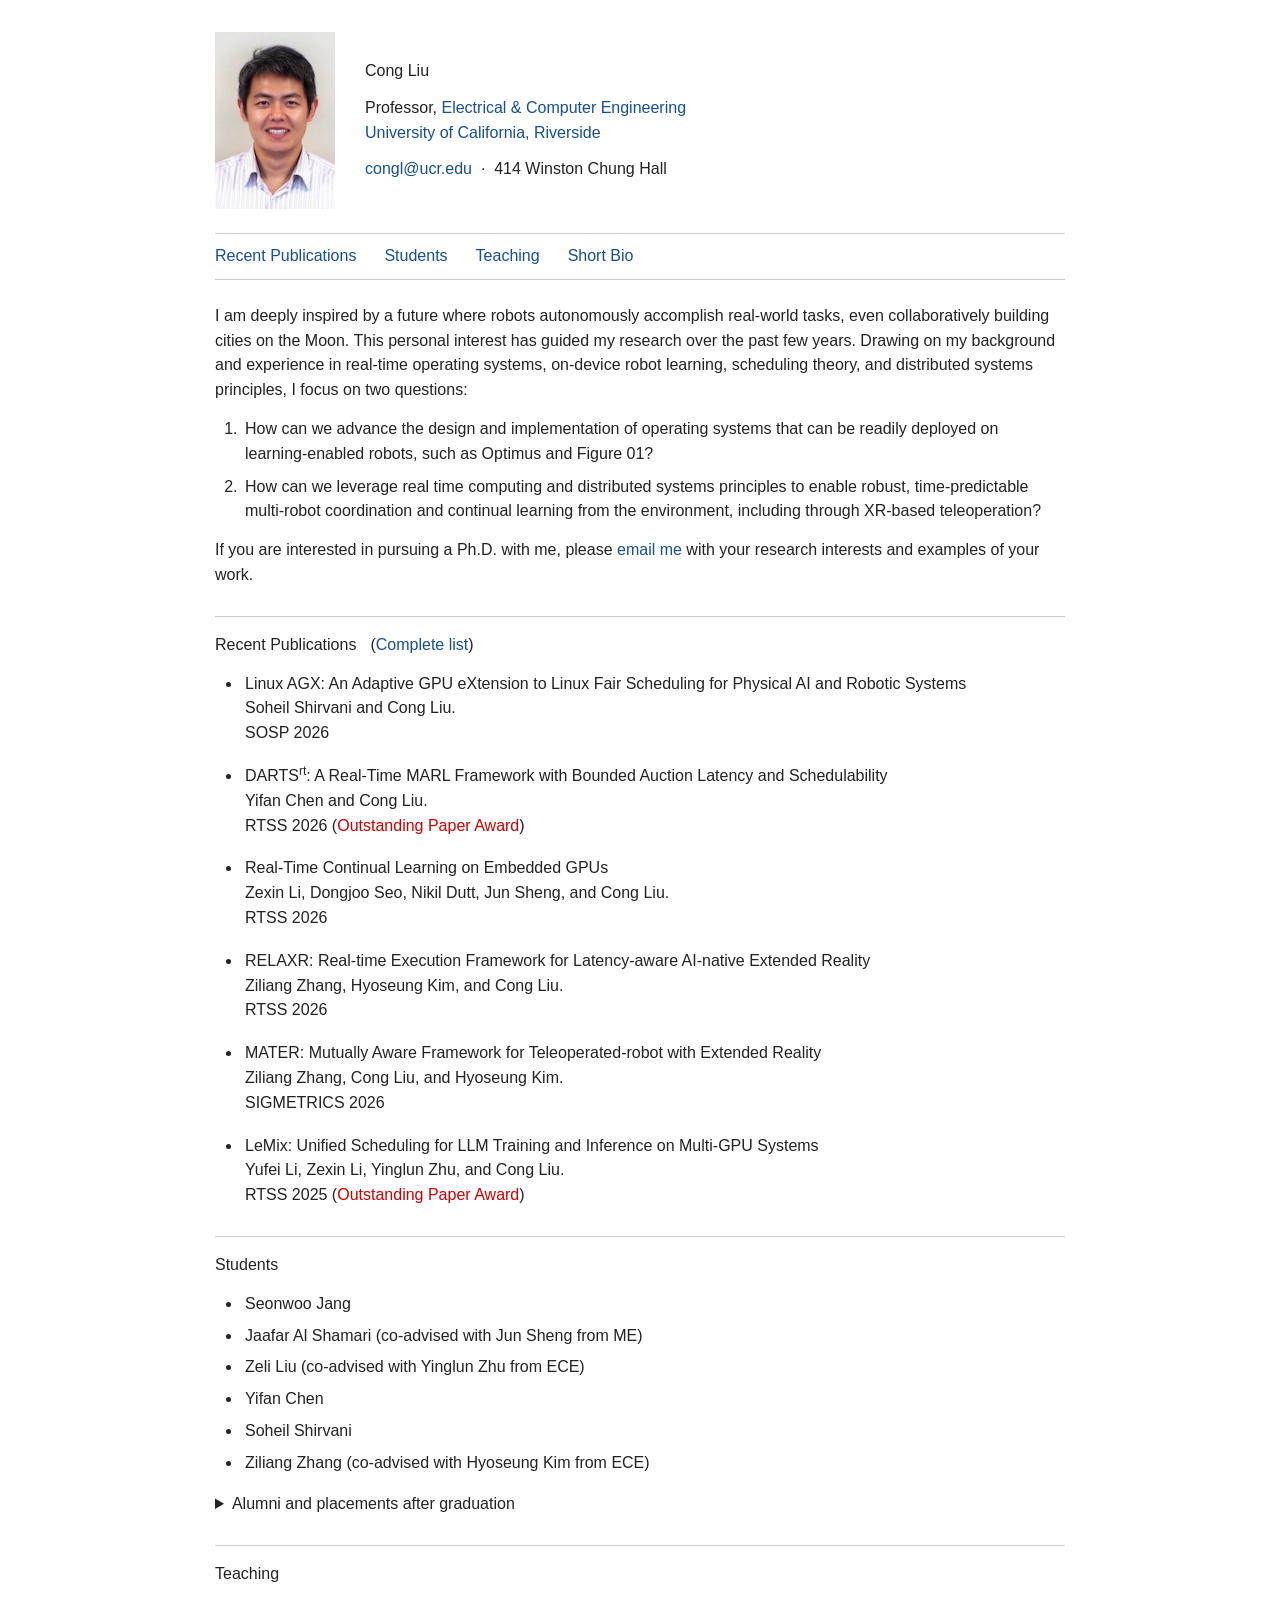
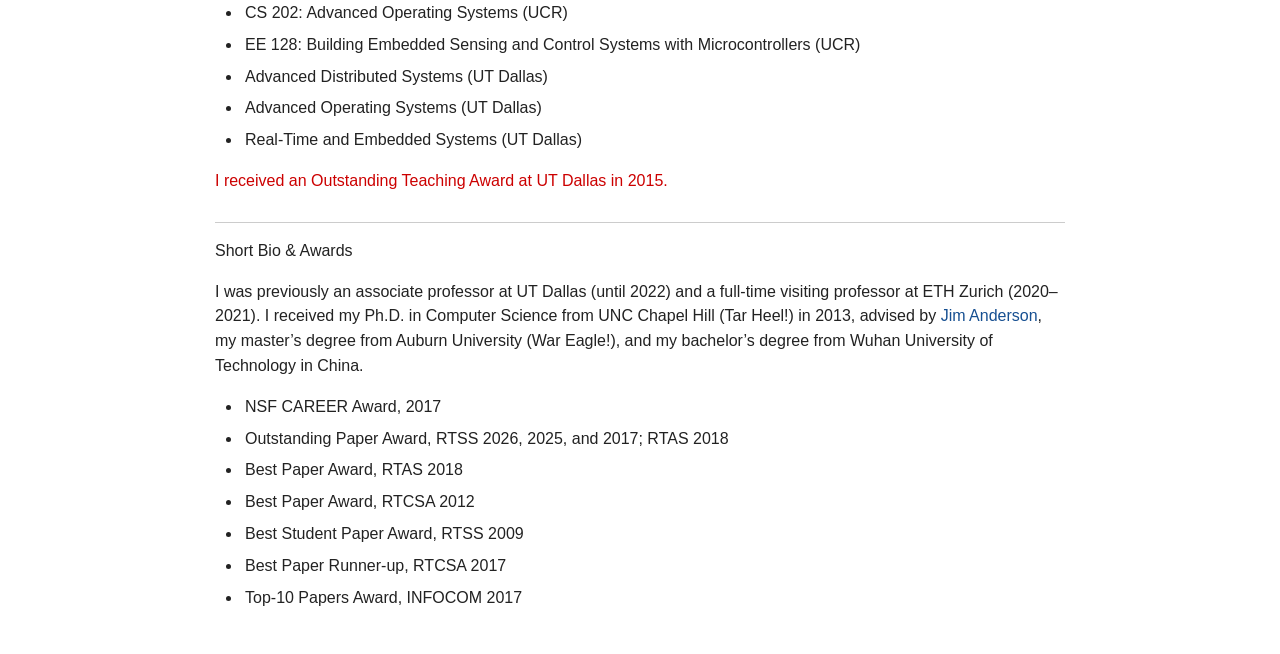
<file: index.html>
<!doctype html>
<html lang="en">
<head><meta charset="utf-8"><meta name="viewport" content="width=device-width, initial-scale=1"><title>Cong Liu | UC Riverside</title><meta name="description" content="Cong Liu at UC Riverside. Operating systems, real-time computing, and resource management for intelligent autonomous systems."><link rel="icon" href="favicon.svg" type="image/svg+xml"><link rel="stylesheet" href="style.css?v=20261019-1940">
</head>
<body><a class="skip" href="#main">Skip to content</a>
<main id="main" class="wrap">
<header id="profile" class="profile"><img class="portrait" src="assets/portrait.jpg" alt="Cong Liu" width="120" height="177"><div>
<h1>Cong Liu
</h1>
<p>Professor, <a href="https://www.ece.ucr.edu/">Electrical &amp; Computer Engineering</a><br><a href="https://www.ucr.edu/">University of California, Riverside</a>
</p>
<p class="contact"><a href="mailto:congl@ucr.edu">congl@ucr.edu</a> &nbsp;&#183;&nbsp; 414 Winston Chung Hall
</p></div>
</header>
<nav aria-label="Main navigation"><a href="#publications">Recent Publications</a><a href="#students">Students</a><a href="#teaching">Teaching</a><a href="#bio">Short Bio</a>
</nav><div id="about" class="introduction">
<p>I am deeply inspired by a future where robots autonomously accomplish real-world tasks, even collaboratively building cities on the Moon. This personal interest has guided my research over the past few years. Drawing on my background and experience in real-time operating systems, on-device robot learning, scheduling theory, and distributed systems principles, I focus on two questions:
</p>
<ol>
<li>How can we advance the design and implementation of operating systems that can be readily deployed on learning-enabled robots, such as Optimus and Figure 01?
</li>
<li>How can we leverage real time computing and distributed systems principles to enable robust, time-predictable multi-robot coordination and continual learning from the environment, including through XR-based teleoperation?
</li>
</ol>
<p>If you are interested in pursuing a Ph.D. with me, please <a href="mailto:congl@ucr.edu">email me</a> with your research interests and examples of your work.
</p></div>
<section id="publications"><div class="section-heading">
<h2>Recent Publications
</h2><span>(<a href="publications.html" target="_blank" rel="noopener">Complete list</a>)</span></div>
<ul class="papers">
<li><div class="paper-title">Linux AGX: An Adaptive GPU eXtension to Linux Fair Scheduling for Physical AI and Robotic Systems</div>
<p class="authors">Soheil Shirvani and Cong Liu.
</p>
<p class="publication-meta">SOSP 2026
</p>
</li>
<li><div class="paper-title">DARTS<sup>rt</sup>: A Real-Time MARL Framework with Bounded Auction Latency and Schedulability</div>
<p class="authors">Yifan Chen and Cong Liu.
</p>
<p class="publication-meta">RTSS 2026 (<span class="award">Outstanding Paper Award</span>)
</p>
</li>
<li><div class="paper-title">Real-Time Continual Learning on Embedded GPUs</div>
<p class="authors">Zexin Li, Dongjoo Seo, Nikil Dutt, Jun Sheng, and Cong Liu.
</p>
<p class="publication-meta">RTSS 2026
</p>
</li>
<li><div class="paper-title">RELAXR: Real-time Execution Framework for Latency-aware AI-native Extended Reality</div>
<p class="authors">Ziliang Zhang, Hyoseung Kim, and Cong Liu.
</p>
<p class="publication-meta">RTSS 2026
</p>
</li>
<li><div class="paper-title">MATER: Mutually Aware Framework for Teleoperated-robot with Extended Reality</div>
<p class="authors">Ziliang Zhang, Cong Liu, and Hyoseung Kim.
</p>
<p class="publication-meta">SIGMETRICS 2026
</p>
</li>
<li><div class="paper-title">LeMix: Unified Scheduling for LLM Training and Inference on Multi-GPU Systems</div>
<p class="authors">Yufei Li, Zexin Li, Yinglun Zhu, and Cong Liu.
</p>
<p class="publication-meta">RTSS 2025 (<span class="award">Outstanding Paper Award</span>)
</p>
</li>
</ul>
</section>
<section id="students">
<h2>Students
</h2>
<ul class="students-list">
<li>Seonwoo Jang
</li>
<li>Jaafar Al Shamari (co-advised with Jun Sheng from ME)
</li>
<li>Zeli Liu (co-advised with Yinglun Zhu from ECE)
</li>
<li>Yifan Chen
</li>
<li>Soheil Shirvani
</li>
<li>Ziliang Zhang (co-advised with Hyoseung Kim from ECE)
</li>
</ul>
<details>
<summary>Alumni and placements after graduation
</summary>
<ul class="alumni-list">
<li>Zexin Li <span>2026 &#183; Research Fellow, Nanyang Technological University (NTU), Singapore</span>
</li>
<li>Yufei Li <span>2025 &#183; Research scientist, Meta</span>
</li>
<li>Simin Chen <span>2024 &#183; Postdoctoral researcher, Columbia University</span>
</li>
<li>Junfeng Guo <span>2023 &#183; Postdoctoral researcher, University of Maryland</span>
</li>
<li>Soroush Bateni <span>2022 &#183; Postdoctoral researcher, UC Berkeley</span>
</li>
<li>Julie Rauer<span>2022 &#183; FICO</span>
</li>
<li>Zheng Dong<span>2019 &#183; Assistant professor, Wayne State University</span>
</li>
<li>Husheng Zhou<span>2019 &#183; Senior research scientist, VMware</span>
</li>
<li>Guangmo Tong<span>2018 &#183; Assistant professor, University of Delaware</span>
</li>
<li>Aritra Samanta<span>M.S. 2023</span>
</li>
<li>Yaswanth Yadlapalli<span>M.S. 2022</span>
</li>
<li>Zelun Kong<span>M.S. 2020</span>
</li>
<li>Yuankun Zhu<span>M.S. 2019</span>
</li>
<li>Yue Ma<span>M.S. 2017 &#183; Amazon</span>
</li>
<li>Xia Zhang<span>M.S. 2016 &#183; IBM</span>
</li>
<li>Yuchuan Liu<span>M.S. 2016 &#183; NVIDIA</span>
</li>
<li>Gbadebo Ayoade<span>M.S. 2015</span>
</li>
<li>Mozi Chen<span>Visiting Ph.D. student, 2017&#8211;2018</span>
</li>
</ul>
</details>
</section>
<section id="teaching">
<h2>Teaching
</h2>
<ul>
<li>CS 202: Advanced Operating Systems (UCR)
</li>
<li>EE 128: Building Embedded Sensing and Control Systems with Microcontrollers (UCR)
</li>
<li>Advanced Distributed Systems (UT Dallas)
</li>
<li>Advanced Operating Systems (UT Dallas)
</li>
<li>Real-Time and Embedded Systems (UT Dallas)
</li>
</ul>
<p class="award">I received an Outstanding Teaching Award at UT Dallas in 2015.
</p>
</section>
<section id="bio">
<h2>Short Bio &amp; Awards
</h2>
<p>I was previously an associate professor at UT Dallas (until 2022) and a full-time visiting professor at ETH Zurich (2020&#8211;2021). I received my Ph.D. in Computer Science from UNC Chapel Hill (Tar Heel!) in 2013, advised by <a href="https://www.cs.unc.edu/~anderson/">Jim Anderson</a>, my master&#8217;s degree from Auburn University (War Eagle!), and my bachelor&#8217;s degree from Wuhan University of Technology in China.
</p>
<ul>
<li>NSF CAREER Award, 2017
</li>
<li>Outstanding Paper Award, RTSS 2026, 2025, and 2017; RTAS 2018
</li>
<li>Best Paper Award, RTAS 2018
</li>
<li>Best Paper Award, RTCSA 2012
</li>
<li>Best Student Paper Award, RTSS 2009
</li>
<li>Best Paper Runner-up, RTCSA 2017
</li>
<li>Top-10 Papers Award, INFOCOM 2017
</li>
</ul>
</section>
</main>
</body>
</html>
</file>
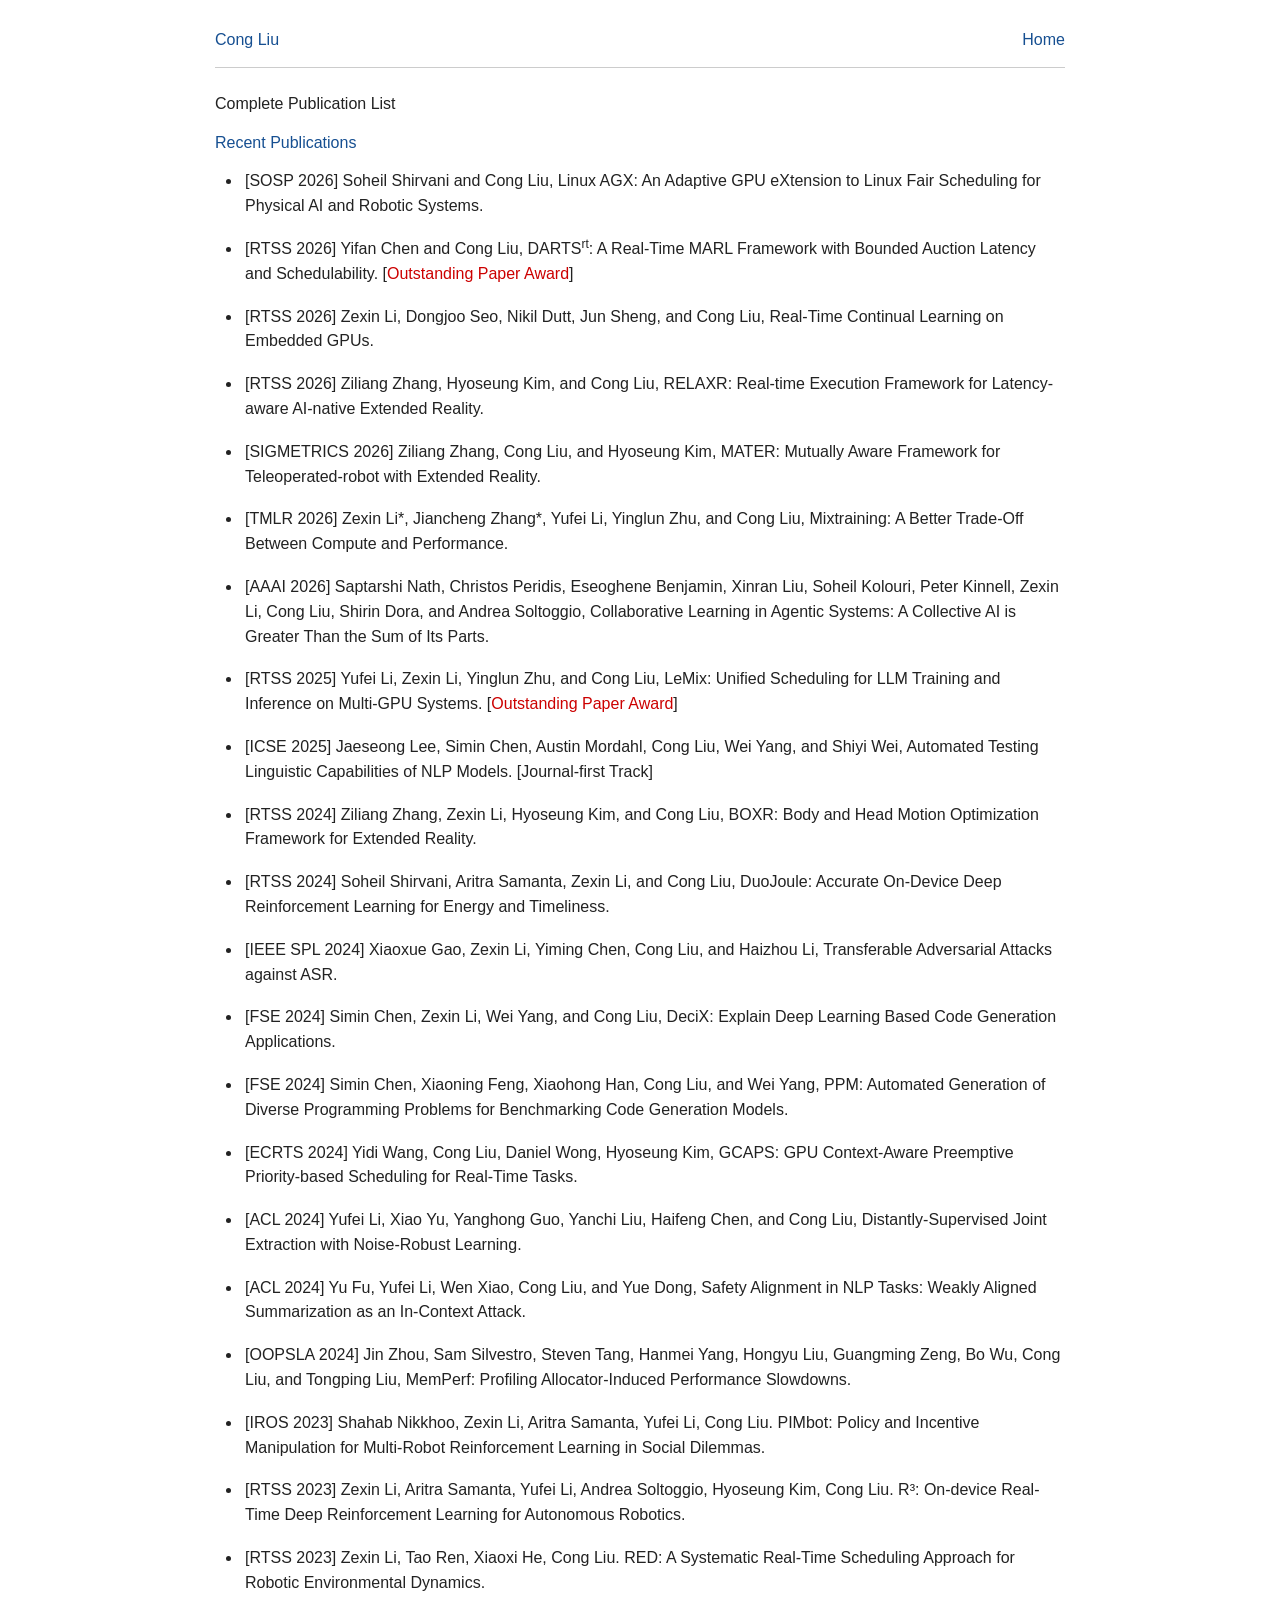
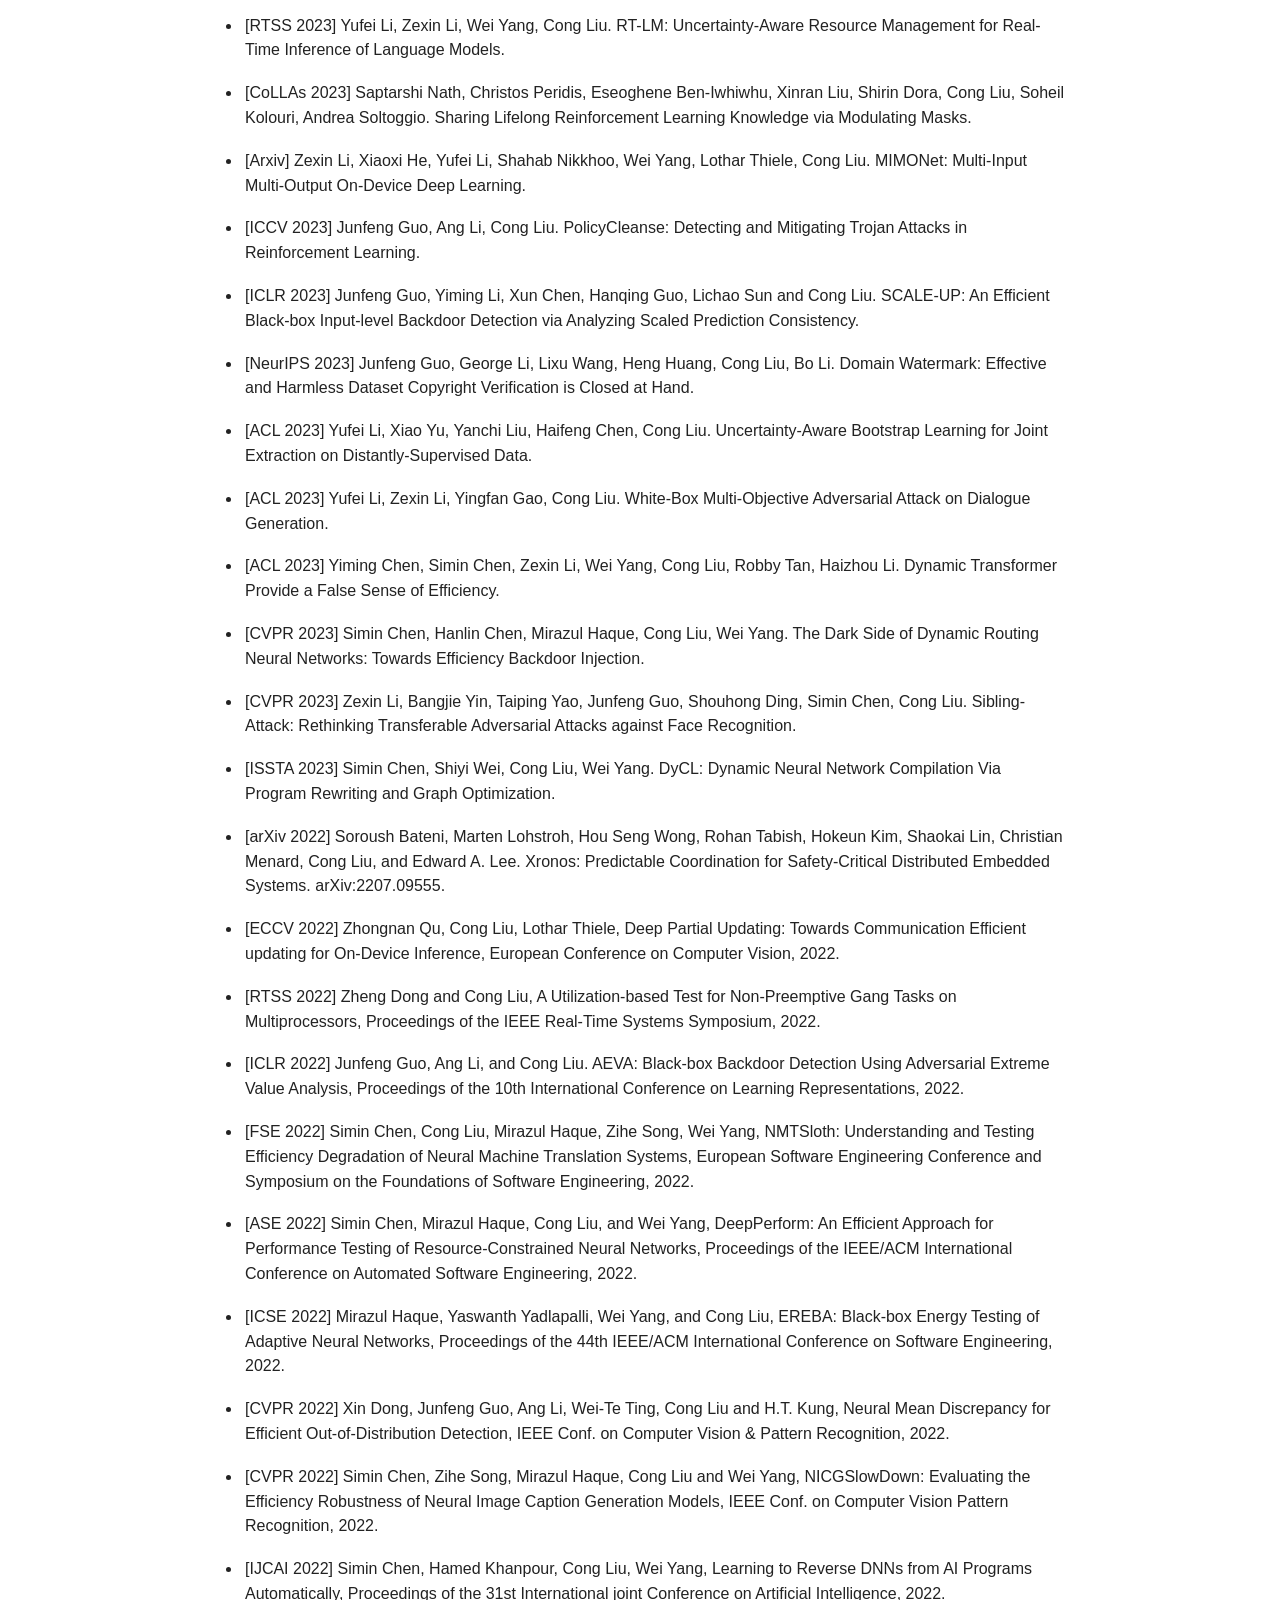
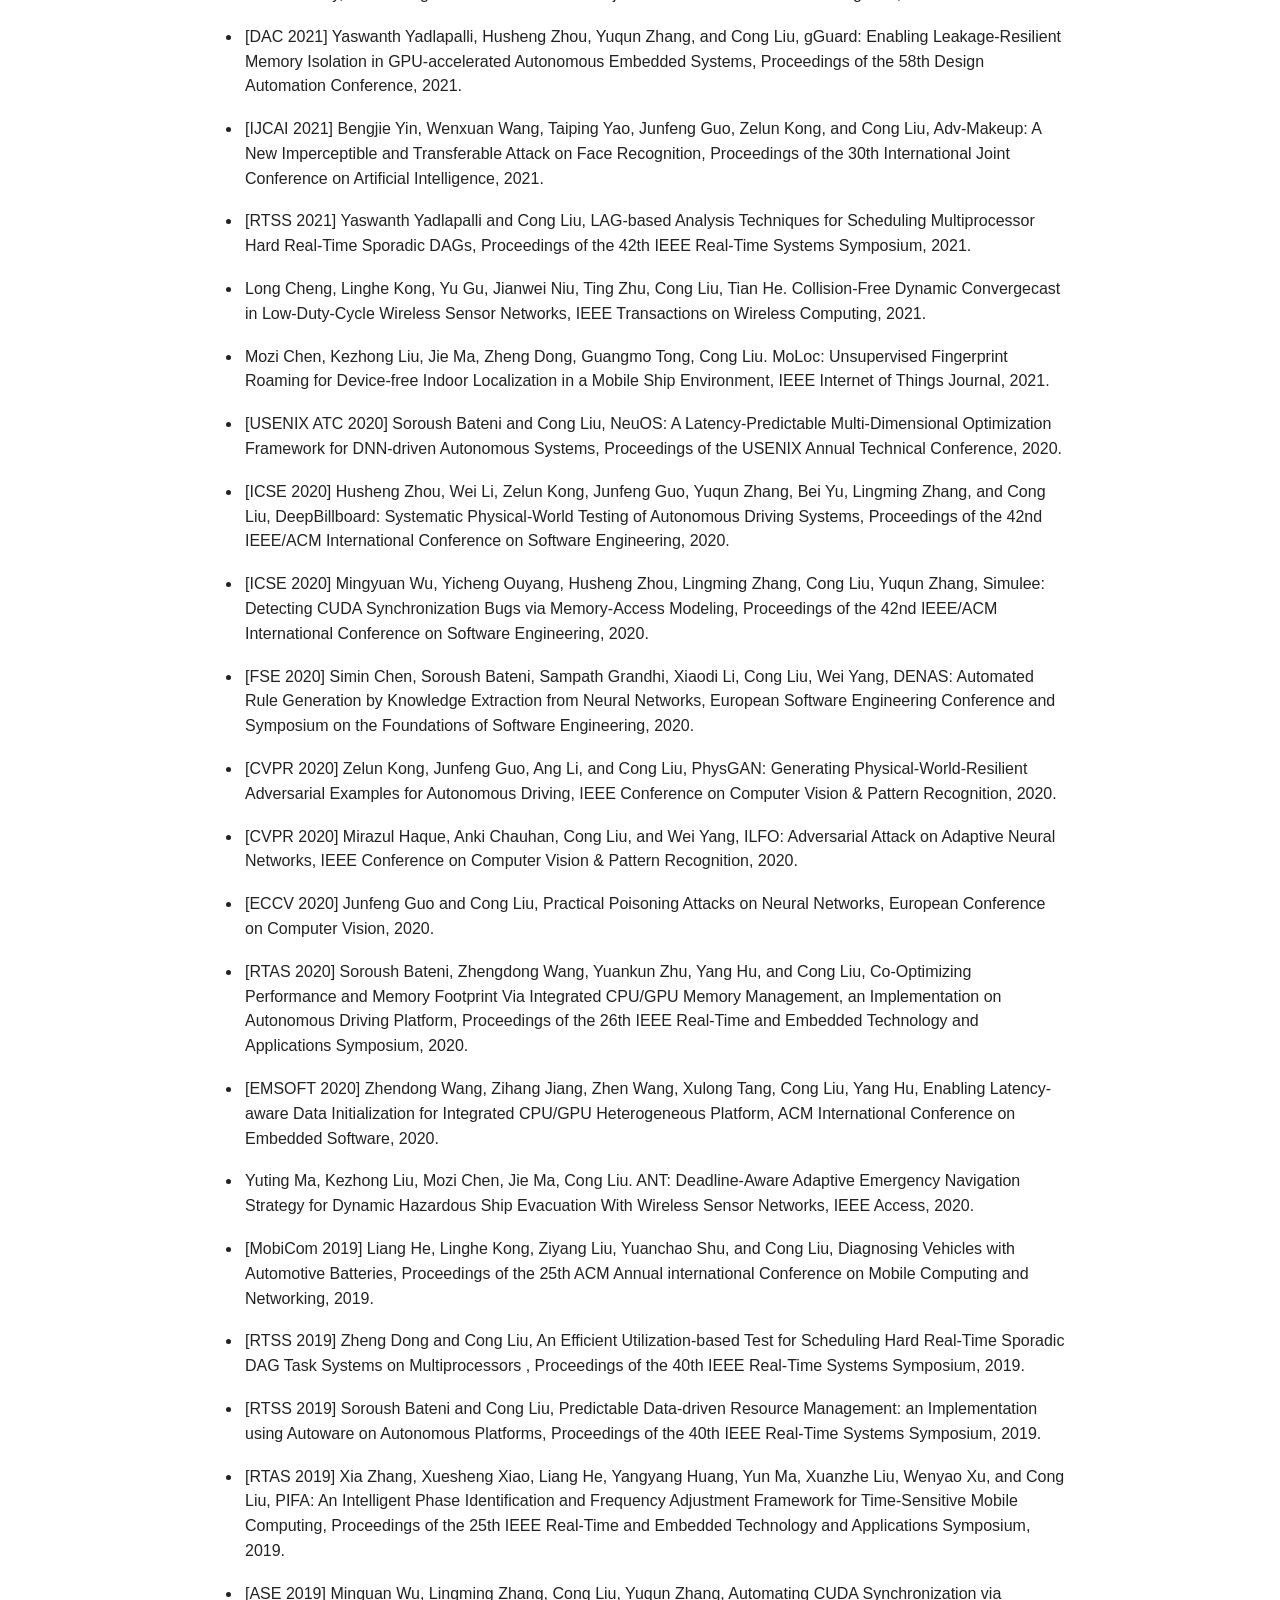
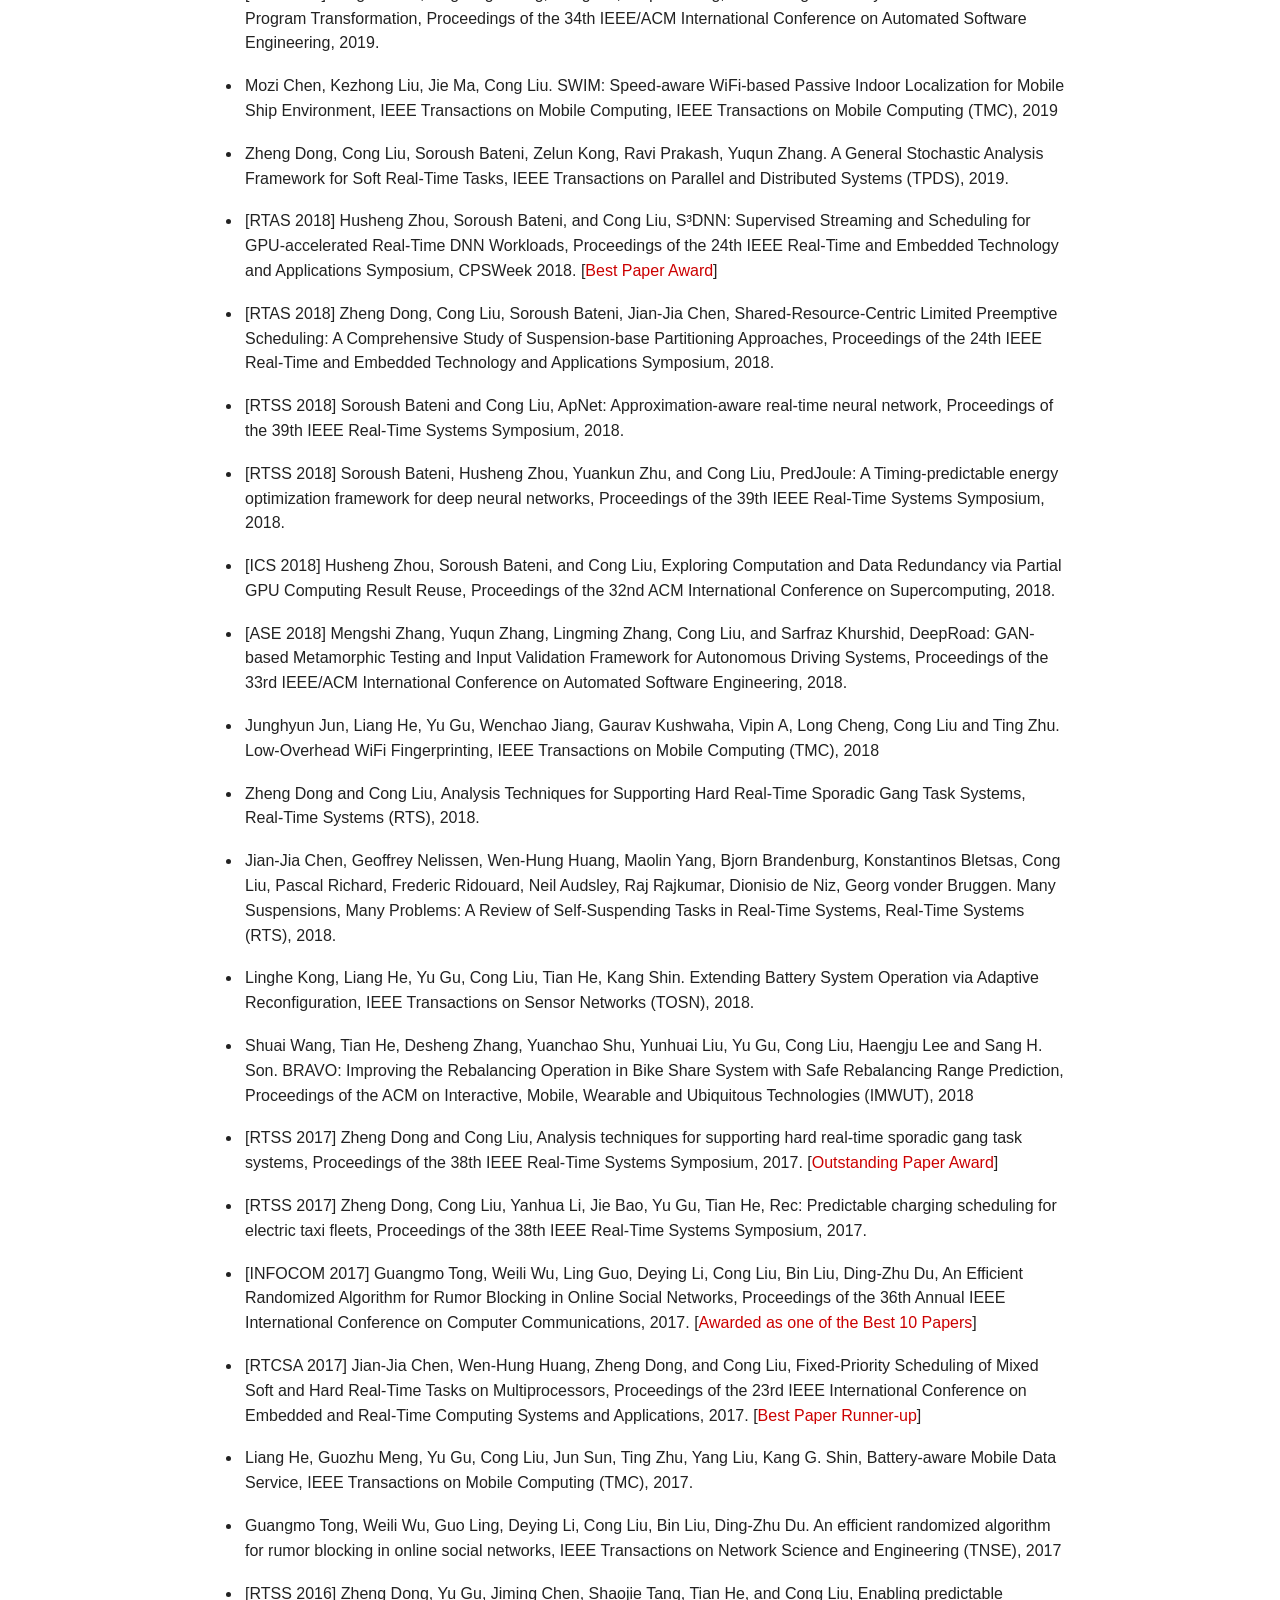
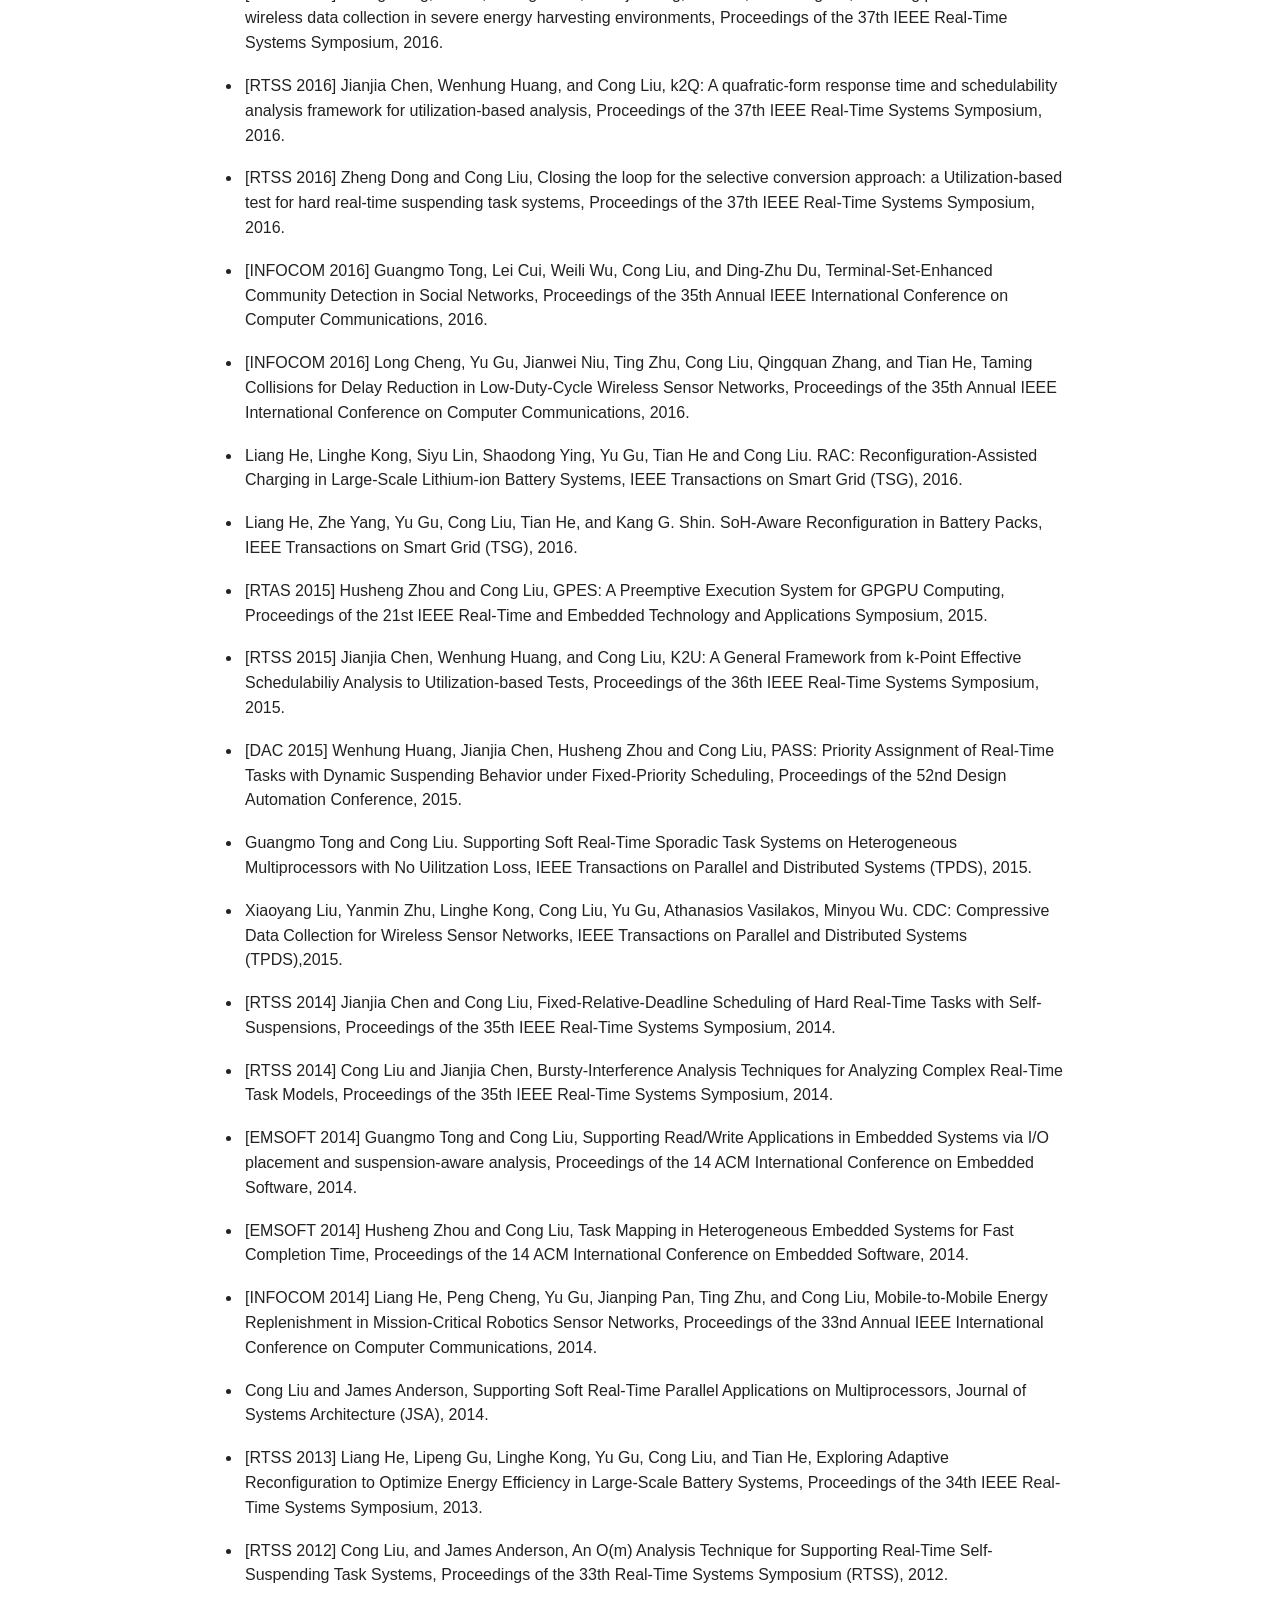
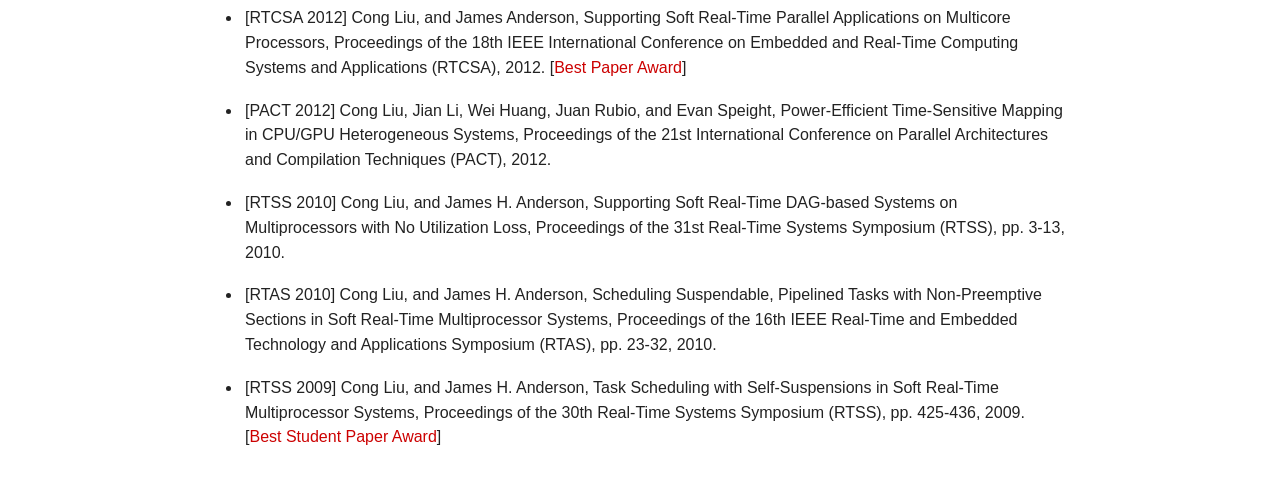
<file: publications.html>
<!doctype html>
<html lang="en">
<head><meta charset="utf-8"><meta name="viewport" content="width=device-width, initial-scale=1"><title>Publications | Cong Liu</title><meta name="description" content="Cong Liu at UC Riverside. Operating systems, real-time computing, and resource management for intelligent autonomous systems."><link rel="icon" href="favicon.svg" type="image/svg+xml"><link rel="stylesheet" href="style.css">
</head>
<body><a class="skip" href="#main">Skip to content</a><div class="wrap archive-nav"><a href="index.html">Cong Liu</a><a href="index.html#publications">Home</a></div>
<main id="main" class="wrap"><div class="pub-intro">
<h1>Complete Publication List
</h1>
<p><a href="index.html#publications">Recent Publications</a>
</p></div>
<ul class="papers archive-papers">
<li class="archive-item" id="cv-1">[SOSP 2026] Soheil Shirvani and Cong Liu, Linux AGX: An Adaptive GPU eXtension to Linux Fair Scheduling for Physical AI and Robotic Systems.
</li>
<li class="archive-item" id="cv-2">[RTSS 2026] Yifan Chen and Cong Liu, DARTS<sup>rt</sup>: A Real-Time MARL Framework with Bounded Auction Latency and Schedulability. [<span class="award">Outstanding Paper Award</span>]
</li>
<li class="archive-item" id="cv-3">[RTSS 2026] Zexin Li, Dongjoo Seo, Nikil Dutt, Jun Sheng, and Cong Liu, Real-Time Continual Learning on Embedded GPUs.
</li>
<li class="archive-item" id="cv-4">[RTSS 2026] Ziliang Zhang, Hyoseung Kim, and Cong Liu, RELAXR: Real-time Execution Framework for Latency-aware AI-native Extended Reality.
</li>
<li class="archive-item" id="cv-5">[SIGMETRICS 2026] Ziliang Zhang, Cong Liu, and Hyoseung Kim, MATER: Mutually Aware Framework for Teleoperated-robot with Extended Reality.
</li>
<li class="archive-item" id="cv-6">[TMLR 2026] Zexin Li*, Jiancheng Zhang*, Yufei Li, Yinglun Zhu, and Cong Liu, Mixtraining: A Better Trade-Off Between Compute and Performance.
</li>
<li class="archive-item" id="cv-7">[AAAI 2026] Saptarshi Nath, Christos Peridis, Eseoghene Benjamin, Xinran Liu, Soheil Kolouri, Peter Kinnell, Zexin Li, Cong Liu, Shirin Dora, and Andrea Soltoggio, Collaborative Learning in Agentic Systems: A Collective AI is Greater Than the Sum of Its Parts.
</li>
<li class="archive-item" id="cv-8">[RTSS 2025] Yufei Li, Zexin Li, Yinglun Zhu, and Cong Liu, LeMix: Unified Scheduling for LLM Training and Inference on Multi-GPU Systems. [<span class="award">Outstanding Paper Award</span>]
</li>
<li class="archive-item" id="cv-9">[ICSE 2025] Jaeseong Lee, Simin Chen, Austin Mordahl, Cong Liu, Wei Yang, and Shiyi Wei, Automated Testing Linguistic Capabilities of NLP Models. [Journal-first Track]
</li>
<li class="archive-item" id="cv-10">[RTSS 2024] Ziliang Zhang, Zexin Li, Hyoseung Kim, and Cong Liu, BOXR: Body and Head Motion Optimization Framework for Extended Reality.
</li>
<li class="archive-item" id="cv-11">[RTSS 2024] Soheil Shirvani, Aritra Samanta, Zexin Li, and Cong Liu, DuoJoule: Accurate On-Device Deep Reinforcement Learning for Energy and Timeliness.
</li>
<li class="archive-item" id="cv-12">[IEEE SPL 2024] Xiaoxue Gao, Zexin Li, Yiming Chen, Cong Liu, and Haizhou Li, Transferable Adversarial Attacks against ASR.
</li>
<li class="archive-item" id="cv-13">[FSE 2024] Simin Chen, Zexin Li, Wei Yang, and Cong Liu, DeciX: Explain Deep Learning Based Code Generation Applications.
</li>
<li class="archive-item" id="cv-14">[FSE 2024] Simin Chen, Xiaoning Feng, Xiaohong Han, Cong Liu, and Wei Yang, PPM: Automated Generation of Diverse Programming Problems for Benchmarking Code Generation Models.
</li>
<li class="archive-item" id="cv-15">[ECRTS 2024] Yidi Wang, Cong Liu, Daniel Wong, Hyoseung Kim, GCAPS: GPU Context-Aware Preemptive Priority-based Scheduling for Real-Time Tasks.
</li>
<li class="archive-item" id="cv-16">[ACL 2024] Yufei Li, Xiao Yu, Yanghong Guo, Yanchi Liu, Haifeng Chen, and Cong Liu, Distantly-Supervised Joint Extraction with Noise-Robust Learning.
</li>
<li class="archive-item" id="cv-17">[ACL 2024] Yu Fu, Yufei Li, Wen Xiao, Cong Liu, and Yue Dong, Safety Alignment in NLP Tasks: Weakly Aligned Summarization as an In-Context Attack.
</li>
<li class="archive-item" id="cv-18">[OOPSLA 2024] Jin Zhou, Sam Silvestro, Steven Tang, Hanmei Yang, Hongyu Liu, Guangming Zeng, Bo Wu, Cong Liu, and Tongping Liu, MemPerf: Profiling Allocator-Induced Performance Slowdowns.
</li>
<li class="archive-item" id="cv-19">[IROS 2023] Shahab Nikkhoo, Zexin Li, Aritra Samanta, Yufei Li, Cong Liu. PIMbot: Policy and Incentive Manipulation for Multi-Robot Reinforcement Learning in Social Dilemmas.
</li>
<li class="archive-item" id="cv-20">[RTSS 2023] Zexin Li, Aritra Samanta, Yufei Li, Andrea Soltoggio, Hyoseung Kim, Cong Liu. R&#179;: On-device Real-Time Deep Reinforcement Learning for Autonomous Robotics.
</li>
<li class="archive-item" id="cv-21">[RTSS 2023] Zexin Li, Tao Ren, Xiaoxi He, Cong Liu. RED: A Systematic Real-Time Scheduling Approach for Robotic Environmental Dynamics.
</li>
<li class="archive-item" id="cv-22">[RTSS 2023] Yufei Li, Zexin Li, Wei Yang, Cong Liu. RT-LM: Uncertainty-Aware Resource Management for Real-Time Inference of Language Models.
</li>
<li class="archive-item" id="cv-23">[CoLLAs 2023] Saptarshi Nath, Christos Peridis, Eseoghene Ben-Iwhiwhu, Xinran Liu, Shirin Dora, Cong Liu, Soheil Kolouri, Andrea Soltoggio. Sharing Lifelong Reinforcement Learning Knowledge via Modulating Masks.
</li>
<li class="archive-item" id="cv-24">[Arxiv] Zexin Li, Xiaoxi He, Yufei Li, Shahab Nikkhoo, Wei Yang, Lothar Thiele, Cong Liu. MIMONet: Multi-Input Multi-Output On-Device Deep Learning.
</li>
<li class="archive-item" id="cv-25">[ICCV 2023] Junfeng Guo, Ang Li, Cong Liu. PolicyCleanse: Detecting and Mitigating Trojan Attacks in Reinforcement Learning.
</li>
<li class="archive-item" id="cv-26">[ICLR 2023] Junfeng Guo, Yiming Li, Xun Chen, Hanqing Guo, Lichao Sun and Cong Liu. SCALE-UP: An Efficient Black-box Input-level Backdoor Detection via Analyzing Scaled Prediction Consistency.
</li>
<li class="archive-item" id="cv-27">[NeurIPS 2023] Junfeng Guo, George Li, Lixu Wang, Heng Huang, Cong Liu, Bo Li. Domain Watermark: Effective and Harmless Dataset Copyright Verification is Closed at Hand.
</li>
<li class="archive-item" id="cv-28">[ACL 2023] Yufei Li, Xiao Yu, Yanchi Liu, Haifeng Chen, Cong Liu. Uncertainty-Aware Bootstrap Learning for Joint Extraction on Distantly-Supervised Data.
</li>
<li class="archive-item" id="cv-29">[ACL 2023] Yufei Li, Zexin Li, Yingfan Gao, Cong Liu. White-Box Multi-Objective Adversarial Attack on Dialogue Generation.
</li>
<li class="archive-item" id="cv-30">[ACL 2023] Yiming Chen, Simin Chen, Zexin Li, Wei Yang, Cong Liu, Robby Tan, Haizhou Li. Dynamic Transformer Provide a False Sense of Efficiency.
</li>
<li class="archive-item" id="cv-31">[CVPR 2023] Simin Chen, Hanlin Chen, Mirazul Haque, Cong Liu, Wei Yang. The Dark Side of Dynamic Routing Neural Networks: Towards Efficiency Backdoor Injection.
</li>
<li class="archive-item" id="cv-32">[CVPR 2023] Zexin Li, Bangjie Yin, Taiping Yao, Junfeng Guo, Shouhong Ding, Simin Chen, Cong Liu. Sibling-Attack: Rethinking Transferable Adversarial Attacks against Face Recognition.
</li>
<li class="archive-item" id="cv-33">[ISSTA 2023] Simin Chen, Shiyi Wei, Cong Liu, Wei Yang. DyCL: Dynamic Neural Network Compilation Via Program Rewriting and Graph Optimization.
</li>
<li class="archive-item" id="xronos-2022">[arXiv 2022] Soroush Bateni, Marten Lohstroh, Hou Seng Wong, Rohan Tabish, Hokeun Kim, Shaokai Lin, Christian Menard, Cong Liu, and Edward A. Lee. Xronos: Predictable Coordination for Safety-Critical Distributed Embedded Systems. arXiv:2207.09555.</li>
<li class="archive-item" id="cv-34">[ECCV 2022] Zhongnan Qu, Cong Liu, Lothar Thiele, Deep Partial Updating: Towards Communication Efficient updating for On-Device Inference, European Conference on Computer Vision, 2022.
</li>
<li class="archive-item" id="cv-35">[RTSS 2022] Zheng Dong and Cong Liu, A Utilization-based Test for Non-Preemptive Gang Tasks on Multiprocessors, Proceedings of the IEEE Real-Time Systems Symposium, 2022.
</li>
<li class="archive-item" id="cv-36">[ICLR 2022] Junfeng Guo, Ang Li, and Cong Liu. AEVA: Black-box Backdoor Detection Using Adversarial Extreme Value Analysis, Proceedings of the 10th International Conference on Learning Representations, 2022.
</li>
<li class="archive-item" id="cv-37">[FSE 2022] Simin Chen, Cong Liu, Mirazul Haque, Zihe Song, Wei Yang, NMTSloth: Understanding and Testing Efficiency Degradation of Neural Machine Translation Systems, European Software Engineering Conference and Symposium on the Foundations of Software Engineering, 2022.
</li>
<li class="archive-item" id="cv-38">[ASE 2022] Simin Chen, Mirazul Haque, Cong Liu, and Wei Yang, DeepPerform: An Efficient Approach for Performance Testing of Resource-Constrained Neural Networks, Proceedings of the IEEE/ACM International Conference on Automated Software Engineering, 2022.
</li>
<li class="archive-item" id="cv-39">[ICSE 2022] Mirazul Haque, Yaswanth Yadlapalli, Wei Yang, and Cong Liu, EREBA: Black-box Energy Testing of Adaptive Neural Networks, Proceedings of the 44th IEEE/ACM International Conference on Software Engineering, 2022.
</li>
<li class="archive-item" id="cv-40">[CVPR 2022] Xin Dong, Junfeng Guo, Ang Li, Wei-Te Ting, Cong Liu and H.T. Kung, Neural Mean Discrepancy for Efficient Out-of-Distribution Detection, IEEE Conf. on Computer Vision &amp; Pattern Recognition, 2022.
</li>
<li class="archive-item" id="cv-41">[CVPR 2022] Simin Chen, Zihe Song, Mirazul Haque, Cong Liu and Wei Yang, NICGSlowDown: Evaluating the Efficiency Robustness of Neural Image Caption Generation Models, IEEE Conf. on Computer Vision Pattern Recognition, 2022.
</li>
<li class="archive-item" id="cv-42">[IJCAI 2022] Simin Chen, Hamed Khanpour, Cong Liu, Wei Yang, Learning to Reverse DNNs from AI Programs Automatically, Proceedings of the 31st International joint Conference on Artificial Intelligence, 2022.
</li>
<li class="archive-item" id="cv-43">[DAC 2021] Yaswanth Yadlapalli, Husheng Zhou, Yuqun Zhang, and Cong Liu, gGuard: Enabling Leakage-Resilient Memory Isolation in GPU-accelerated Autonomous Embedded Systems, Proceedings of the 58th Design Automation Conference, 2021.
</li>
<li class="archive-item" id="cv-44">[IJCAI 2021] Bengjie Yin, Wenxuan Wang, Taiping Yao, Junfeng Guo, Zelun Kong, and Cong Liu, Adv-Makeup: A New Imperceptible and Transferable Attack on Face Recognition, Proceedings of the 30th International Joint Conference on Artificial Intelligence, 2021.
</li>
<li class="archive-item" id="cv-45">[RTSS 2021] Yaswanth Yadlapalli and Cong Liu, LAG-based Analysis Techniques for Scheduling Multiprocessor Hard Real-Time Sporadic DAGs, Proceedings of the 42th IEEE Real-Time Systems Symposium, 2021.
</li>
<li class="archive-item" id="cv-90">Long Cheng, Linghe Kong, Yu Gu, Jianwei Niu, Ting Zhu, Cong Liu, Tian He. Collision-Free Dynamic Convergecast in Low-Duty-Cycle Wireless Sensor Networks, IEEE Transactions on Wireless Computing, 2021.
</li>
<li class="archive-item" id="cv-91">Mozi Chen, Kezhong Liu, Jie Ma, Zheng Dong, Guangmo Tong, Cong Liu. MoLoc: Unsupervised Fingerprint Roaming for Device-free Indoor Localization in a Mobile Ship Environment, IEEE Internet of Things Journal, 2021.
</li>
<li class="archive-item" id="cv-46">[USENIX ATC 2020] Soroush Bateni and Cong Liu, NeuOS: A Latency-Predictable Multi-Dimensional Optimization Framework for DNN-driven Autonomous Systems, Proceedings of the USENIX Annual Technical Conference, 2020.
</li>
<li class="archive-item" id="cv-47">[ICSE 2020] Husheng Zhou, Wei Li, Zelun Kong, Junfeng Guo, Yuqun Zhang, Bei Yu, Lingming Zhang, and Cong Liu, DeepBillboard: Systematic Physical-World Testing of Autonomous Driving Systems, Proceedings of the 42nd IEEE/ACM International Conference on Software Engineering, 2020.
</li>
<li class="archive-item" id="cv-48">[ICSE 2020] Mingyuan Wu, Yicheng Ouyang, Husheng Zhou, Lingming Zhang, Cong Liu, Yuqun Zhang, Simulee: Detecting CUDA Synchronization Bugs via Memory-Access Modeling, Proceedings of the 42nd IEEE/ACM International Conference on Software Engineering, 2020.
</li>
<li class="archive-item" id="cv-49">[FSE 2020] Simin Chen, Soroush Bateni, Sampath Grandhi, Xiaodi Li, Cong Liu, Wei Yang, DENAS: Automated Rule Generation by Knowledge Extraction from Neural Networks, European Software Engineering Conference and Symposium on the Foundations of Software Engineering, 2020.
</li>
<li class="archive-item" id="cv-50">[CVPR 2020] Zelun Kong, Junfeng Guo, Ang Li, and Cong Liu, PhysGAN: Generating Physical-World-Resilient Adversarial Examples for Autonomous Driving, IEEE Conference on Computer Vision &amp; Pattern Recognition, 2020.
</li>
<li class="archive-item" id="cv-51">[CVPR 2020] Mirazul Haque, Anki Chauhan, Cong Liu, and Wei Yang, ILFO: Adversarial Attack on Adaptive Neural Networks, IEEE Conference on Computer Vision &amp; Pattern Recognition, 2020.
</li>
<li class="archive-item" id="cv-52">[ECCV 2020] Junfeng Guo and Cong Liu, Practical Poisoning Attacks on Neural Networks, European Conference on Computer Vision, 2020.
</li>
<li class="archive-item" id="cv-53">[RTAS 2020] Soroush Bateni, Zhengdong Wang, Yuankun Zhu, Yang Hu, and Cong Liu, Co-Optimizing Performance and Memory Footprint Via Integrated CPU/GPU Memory Management, an Implementation on Autonomous Driving Platform, Proceedings of the 26th IEEE Real-Time and Embedded Technology and Applications Symposium, 2020.
</li>
<li class="archive-item" id="cv-54">[EMSOFT 2020] Zhendong Wang, Zihang Jiang, Zhen Wang, Xulong Tang, Cong Liu, Yang Hu, Enabling Latency-aware Data Initialization for Integrated CPU/GPU Heterogeneous Platform, ACM International Conference on Embedded Software, 2020.
</li>
<li class="archive-item" id="cv-92">Yuting Ma, Kezhong Liu, Mozi Chen, Jie Ma, Cong Liu. ANT: Deadline-Aware Adaptive Emergency Navigation Strategy for Dynamic Hazardous Ship Evacuation With Wireless Sensor Networks, IEEE Access, 2020.
</li>
<li class="archive-item" id="cv-55">[MobiCom 2019] Liang He, Linghe Kong, Ziyang Liu, Yuanchao Shu, and Cong Liu, Diagnosing Vehicles with Automotive Batteries, Proceedings of the 25th ACM Annual international Conference on Mobile Computing and Networking, 2019.
</li>
<li class="archive-item" id="cv-56">[RTSS 2019] Zheng Dong and Cong Liu, An Efficient Utilization-based Test for Scheduling Hard Real-Time Sporadic DAG Task Systems on Multiprocessors , Proceedings of the 40th IEEE Real-Time Systems Symposium, 2019.
</li>
<li class="archive-item" id="cv-57">[RTSS 2019] Soroush Bateni and Cong Liu, Predictable Data-driven Resource Management: an Implementation using Autoware on Autonomous Platforms, Proceedings of the 40th IEEE Real-Time Systems Symposium, 2019.
</li>
<li class="archive-item" id="cv-58">[RTAS 2019] Xia Zhang, Xuesheng Xiao, Liang He, Yangyang Huang, Yun Ma, Xuanzhe Liu, Wenyao Xu, and Cong Liu, PIFA: An Intelligent Phase Identification and Frequency Adjustment Framework for Time-Sensitive Mobile Computing, Proceedings of the 25th IEEE Real-Time and Embedded Technology and Applications Symposium, 2019.
</li>
<li class="archive-item" id="cv-59">[ASE 2019] Minguan Wu, Lingming Zhang, Cong Liu, Yuqun Zhang, Automating CUDA Synchronization via Program Transformation, Proceedings of the 34th IEEE/ACM International Conference on Automated Software Engineering, 2019.
</li>
<li class="archive-item" id="cv-93">Mozi Chen, Kezhong Liu, Jie Ma, Cong Liu. SWIM: Speed-aware WiFi-based Passive Indoor Localization for Mobile Ship Environment, IEEE Transactions on Mobile Computing, IEEE Transactions on Mobile Computing (TMC), 2019
</li>
<li class="archive-item" id="cv-94">Zheng Dong, Cong Liu, Soroush Bateni, Zelun Kong, Ravi Prakash, Yuqun Zhang. A General Stochastic Analysis Framework for Soft Real-Time Tasks, IEEE Transactions on Parallel and Distributed Systems (TPDS), 2019.
</li>
<li class="archive-item" id="cv-60">[RTAS 2018] Husheng Zhou, Soroush Bateni, and Cong Liu, S&#179;DNN: Supervised Streaming and Scheduling for GPU-accelerated Real-Time DNN Workloads, Proceedings of the 24th IEEE Real-Time and Embedded Technology and Applications Symposium, CPSWeek 2018. [<span class="award">Best Paper Award</span>]
</li>
<li class="archive-item" id="cv-61">[RTAS 2018] Zheng Dong, Cong Liu, Soroush Bateni, Jian-Jia Chen, Shared-Resource-Centric Limited Preemptive Scheduling: A Comprehensive Study of Suspension-base Partitioning Approaches, Proceedings of the 24th IEEE Real-Time and Embedded Technology and Applications Symposium, 2018.
</li>
<li class="archive-item" id="cv-62">[RTSS 2018] Soroush Bateni and Cong Liu, ApNet: Approximation-aware real-time neural network, Proceedings of the 39th IEEE Real-Time Systems Symposium, 2018.
</li>
<li class="archive-item" id="cv-63">[RTSS 2018] Soroush Bateni, Husheng Zhou, Yuankun Zhu, and Cong Liu, PredJoule: A Timing-predictable energy optimization framework for deep neural networks, Proceedings of the 39th IEEE Real-Time Systems Symposium, 2018.
</li>
<li class="archive-item" id="cv-64">[ICS 2018] Husheng Zhou, Soroush Bateni, and Cong Liu, Exploring Computation and Data Redundancy via Partial GPU Computing Result Reuse, Proceedings of the 32nd ACM International Conference on Supercomputing, 2018.
</li>
<li class="archive-item" id="cv-65">[ASE 2018] Mengshi Zhang, Yuqun Zhang, Lingming Zhang, Cong Liu, and Sarfraz Khurshid, DeepRoad: GAN-based Metamorphic Testing and Input Validation Framework for Autonomous Driving Systems, Proceedings of the 33rd IEEE/ACM International Conference on Automated Software Engineering, 2018.
</li>
<li class="archive-item" id="cv-95">Junghyun Jun, Liang He, Yu Gu, Wenchao Jiang, Gaurav Kushwaha, Vipin A, Long Cheng, Cong Liu and Ting Zhu. Low-Overhead WiFi Fingerprinting, IEEE Transactions on Mobile Computing (TMC), 2018
</li>
<li class="archive-item" id="cv-96">Zheng Dong and Cong Liu, Analysis Techniques for Supporting Hard Real-Time Sporadic Gang Task Systems, Real-Time Systems (RTS), 2018.
</li>
<li class="archive-item" id="cv-97">Jian-Jia Chen, Geoffrey Nelissen, Wen-Hung Huang, Maolin Yang, Bjorn Brandenburg, Konstantinos Bletsas, Cong Liu, Pascal Richard, Frederic Ridouard, Neil Audsley, Raj Rajkumar, Dionisio de Niz, Georg vonder Bruggen. Many Suspensions, Many Problems: A Review of Self-Suspending Tasks in Real-Time Systems, Real-Time Systems (RTS), 2018.
</li>
<li class="archive-item" id="cv-98">Linghe Kong, Liang He, Yu Gu, Cong Liu, Tian He, Kang Shin. Extending Battery System Operation via Adaptive Reconfiguration, IEEE Transactions on Sensor Networks (TOSN), 2018.
</li>
<li class="archive-item" id="cv-99">Shuai Wang, Tian He, Desheng Zhang, Yuanchao Shu, Yunhuai Liu, Yu Gu, Cong Liu, Haengju Lee and Sang H. Son. BRAVO: Improving the Rebalancing Operation in Bike Share System with Safe Rebalancing Range Prediction, Proceedings of the ACM on Interactive, Mobile, Wearable and Ubiquitous Technologies (IMWUT), 2018
</li>
<li class="archive-item" id="cv-66">[RTSS 2017] Zheng Dong and Cong Liu, Analysis techniques for supporting hard real-time sporadic gang task systems, Proceedings of the 38th IEEE Real-Time Systems Symposium, 2017. [<span class="award">Outstanding Paper Award</span>]
</li>
<li class="archive-item" id="cv-67">[RTSS 2017] Zheng Dong, Cong Liu, Yanhua Li, Jie Bao, Yu Gu, Tian He, Rec: Predictable charging scheduling for electric taxi fleets, Proceedings of the 38th IEEE Real-Time Systems Symposium, 2017.
</li>
<li class="archive-item" id="cv-68">[INFOCOM 2017] Guangmo Tong, Weili Wu, Ling Guo, Deying Li, Cong Liu, Bin Liu, Ding-Zhu Du, An Efficient Randomized Algorithm for Rumor Blocking in Online Social Networks, Proceedings of the 36th Annual IEEE International Conference on Computer Communications, 2017. [<span class="award">Awarded as one of the Best 10 Papers</span>]
</li>
<li class="archive-item" id="cv-69">[RTCSA 2017] Jian-Jia Chen, Wen-Hung Huang, Zheng Dong, and Cong Liu, Fixed-Priority Scheduling of Mixed Soft and Hard Real-Time Tasks on Multiprocessors, Proceedings of the 23rd IEEE International Conference on Embedded and Real-Time Computing Systems and Applications, 2017. [<span class="award">Best Paper Runner-up</span>]
</li>
<li class="archive-item" id="cv-100">Liang He, Guozhu Meng, Yu Gu, Cong Liu, Jun Sun, Ting Zhu, Yang Liu, Kang G. Shin, Battery-aware Mobile Data Service, IEEE Transactions on Mobile Computing (TMC), 2017.
</li>
<li class="archive-item" id="cv-101">Guangmo Tong, Weili Wu, Guo Ling, Deying Li, Cong Liu, Bin Liu, Ding-Zhu Du. An efficient randomized algorithm for rumor blocking in online social networks, IEEE Transactions on Network Science and Engineering (TNSE), 2017
</li>
<li class="archive-item" id="cv-70">[RTSS 2016] Zheng Dong, Yu Gu, Jiming Chen, Shaojie Tang, Tian He, and Cong Liu, Enabling predictable wireless data collection in severe energy harvesting environments, Proceedings of the 37th IEEE Real-Time Systems Symposium, 2016.
</li>
<li class="archive-item" id="cv-71">[RTSS 2016] Jianjia Chen, Wenhung Huang, and Cong Liu, k2Q: A quafratic-form response time and schedulability analysis framework for utilization-based analysis, Proceedings of the 37th IEEE Real-Time Systems Symposium, 2016.
</li>
<li class="archive-item" id="cv-72">[RTSS 2016] Zheng Dong and Cong Liu, Closing the loop for the selective conversion approach: a Utilization-based test for hard real-time suspending task systems, Proceedings of the 37th IEEE Real-Time Systems Symposium, 2016.
</li>
<li class="archive-item" id="cv-73">[INFOCOM 2016] Guangmo Tong, Lei Cui, Weili Wu, Cong Liu, and Ding-Zhu Du, Terminal-Set-Enhanced Community Detection in Social Networks, Proceedings of the 35th Annual IEEE International Conference on Computer Communications, 2016.
</li>
<li class="archive-item" id="cv-74">[INFOCOM 2016] Long Cheng, Yu Gu, Jianwei Niu, Ting Zhu, Cong Liu, Qingquan Zhang, and Tian He, Taming Collisions for Delay Reduction in Low-Duty-Cycle Wireless Sensor Networks, Proceedings of the 35th Annual IEEE International Conference on Computer Communications, 2016.
</li>
<li class="archive-item" id="cv-102">Liang He, Linghe Kong, Siyu Lin, Shaodong Ying, Yu Gu, Tian He and Cong Liu. RAC: Reconfiguration-Assisted Charging in Large-Scale Lithium-ion Battery Systems, IEEE Transactions on Smart Grid (TSG), 2016.
</li>
<li class="archive-item" id="cv-103">Liang He, Zhe Yang, Yu Gu, Cong Liu, Tian He, and Kang G. Shin. SoH-Aware Reconfiguration in Battery Packs, IEEE Transactions on Smart Grid (TSG), 2016.
</li>
<li class="archive-item" id="cv-75">[RTAS 2015] Husheng Zhou and Cong Liu, GPES: A Preemptive Execution System for GPGPU Computing, Proceedings of the 21st IEEE Real-Time and Embedded Technology and Applications Symposium, 2015.
</li>
<li class="archive-item" id="cv-76">[RTSS 2015] Jianjia Chen, Wenhung Huang, and Cong Liu, K2U: A General Framework from k-Point Effective Schedulabiliy Analysis to Utilization-based Tests, Proceedings of the 36th IEEE Real-Time Systems Symposium, 2015.
</li>
<li class="archive-item" id="cv-77">[DAC 2015] Wenhung Huang, Jianjia Chen, Husheng Zhou and Cong Liu, PASS: Priority Assignment of Real-Time Tasks with Dynamic Suspending Behavior under Fixed-Priority Scheduling, Proceedings of the 52nd Design Automation Conference, 2015.
</li>
<li class="archive-item" id="cv-104">Guangmo Tong and Cong Liu. Supporting Soft Real-Time Sporadic Task Systems on Heterogeneous Multiprocessors with No Uilitzation Loss, IEEE Transactions on Parallel and Distributed Systems (TPDS), 2015.
</li>
<li class="archive-item" id="cv-105">Xiaoyang Liu, Yanmin Zhu, Linghe Kong, Cong Liu, Yu Gu, Athanasios Vasilakos, Minyou Wu. CDC: Compressive Data Collection for Wireless Sensor Networks, IEEE Transactions on Parallel and Distributed Systems (TPDS),2015.
</li>
<li class="archive-item" id="cv-78">[RTSS 2014] Jianjia Chen and Cong Liu, Fixed-Relative-Deadline Scheduling of Hard Real-Time Tasks with Self-Suspensions, Proceedings of the 35th IEEE Real-Time Systems Symposium, 2014.
</li>
<li class="archive-item" id="cv-79">[RTSS 2014] Cong Liu and Jianjia Chen, Bursty-Interference Analysis Techniques for Analyzing Complex Real-Time Task Models, Proceedings of the 35th IEEE Real-Time Systems Symposium, 2014.
</li>
<li class="archive-item" id="cv-80">[EMSOFT 2014] Guangmo Tong and Cong Liu, Supporting Read/Write Applications in Embedded Systems via I/O placement and suspension-aware analysis, Proceedings of the 14 ACM International Conference on Embedded Software, 2014.
</li>
<li class="archive-item" id="cv-81">[EMSOFT 2014] Husheng Zhou and Cong Liu, Task Mapping in Heterogeneous Embedded Systems for Fast Completion Time, Proceedings of the 14 ACM International Conference on Embedded Software, 2014.
</li>
<li class="archive-item" id="cv-82">[INFOCOM 2014] Liang He, Peng Cheng, Yu Gu, Jianping Pan, Ting Zhu, and Cong Liu, Mobile-to-Mobile Energy Replenishment in Mission-Critical Robotics Sensor Networks, Proceedings of the 33nd Annual IEEE International Conference on Computer Communications, 2014.
</li>
<li class="archive-item" id="cv-106">Cong Liu and James Anderson, Supporting Soft Real-Time Parallel Applications on Multiprocessors, Journal of Systems Architecture (JSA), 2014.
</li>
<li class="archive-item" id="cv-83">[RTSS 2013] Liang He, Lipeng Gu, Linghe Kong, Yu Gu, Cong Liu, and Tian He, Exploring Adaptive Reconfiguration to Optimize Energy Efficiency in Large-Scale Battery Systems, Proceedings of the 34th IEEE Real-Time Systems Symposium, 2013.
</li>
<li class="archive-item" id="cv-84">[RTSS 2012] Cong Liu, and James Anderson, An O(m) Analysis Technique for Supporting Real-Time Self-Suspending Task Systems, Proceedings of the 33th Real-Time Systems Symposium (RTSS), 2012.
</li>
<li class="archive-item" id="cv-85">[RTCSA 2012] Cong Liu, and James Anderson, Supporting Soft Real-Time Parallel Applications on Multicore Processors, Proceedings of the 18th IEEE International Conference on Embedded and Real-Time Computing Systems and Applications (RTCSA), 2012. [<span class="award">Best Paper Award</span>]
</li>
<li class="archive-item" id="cv-86">[PACT 2012] Cong Liu, Jian Li, Wei Huang, Juan Rubio, and Evan Speight, Power-Efficient Time-Sensitive Mapping in CPU/GPU Heterogeneous Systems, Proceedings of the 21st International Conference on Parallel Architectures and Compilation Techniques (PACT), 2012.
</li>
<li class="archive-item" id="cv-87">[RTSS 2010] Cong Liu, and James H. Anderson, Supporting Soft Real-Time DAG-based Systems on Multiprocessors with No Utilization Loss, Proceedings of the 31st Real-Time Systems Symposium (RTSS), pp. 3-13, 2010.
</li>
<li class="archive-item" id="cv-88">[RTAS 2010] Cong Liu, and James H. Anderson, Scheduling Suspendable, Pipelined Tasks with Non-Preemptive Sections in Soft Real-Time Multiprocessor Systems, Proceedings of the 16th IEEE Real-Time and Embedded Technology and Applications Symposium (RTAS), pp. 23-32, 2010.
</li>
<li class="archive-item" id="cv-89">[RTSS 2009] Cong Liu, and James H. Anderson, Task Scheduling with Self-Suspensions in Soft Real-Time Multiprocessor Systems, Proceedings of the 30th Real-Time Systems Symposium (RTSS), pp. 425-436, 2009. [<span class="award">Best Student Paper Award</span>]
</li>
</ul>
</main>
</body>
</html>
</file>
<file: style.css>
*{box-sizing:border-box}
html{scroll-behavior:smooth;scroll-padding-top:24px}
body{margin:0;background:#fff;color:#222;font:16px/1.55 Arial,Helvetica,sans-serif}
.wrap{width:min(850px,calc(100% - 48px));margin:0 auto}
h1,h2,h3,p,li,nav,summary,footer,span,a,strong,em{font-family:inherit;font-size:inherit;font-weight:400;font-style:normal}
h1,h2,h3{line-height:inherit}
a{color:#164f91;text-decoration:none}
a:hover{text-decoration:underline;text-underline-offset:3px}
a:focus-visible,summary:focus-visible{outline:2px solid #164f91;outline-offset:4px}
.profile{display:flex;gap:30px;align-items:center;padding:32px 0 24px}
.portrait{width:120px;height:177px;object-fit:cover}
.profile h1{margin:0 0 12px}
.profile p{margin:0}
.profile .contact{margin-top:12px}
nav{display:flex;gap:28px;flex-wrap:wrap;padding:10px 0;border-top:1px solid #ccc;border-bottom:1px solid #ccc}
.introduction p{margin:24px 0 28px;line-height:1.65}
section{margin:28px 0 0;padding-top:16px;border-top:1px solid #ccc}
h2{margin:0 0 14px}
.section-heading{display:flex;align-items:baseline;gap:14px;margin-bottom:14px;flex-wrap:wrap}
.section-heading h2{margin:0}
ul{padding-left:27px;margin:12px 0;list-style-type:disc}
li{padding-left:3px;margin-bottom:7px}
.papers>li{margin-bottom:18px}
.papers>li:last-child{margin-bottom:0}
.paper-title,.authors,.publication-meta,.paper-note{margin:0;line-height:1.55}
.news-list{list-style:none;padding-left:27px}
.news-list>li{position:relative;padding-left:3px;margin-bottom:8px}
.news-list>li::before{content:'\bb ';position:absolute;left:-23px;color:#222}
.students-list{margin-bottom:17px}
details{margin:13px 0}
summary{cursor:pointer;width:fit-content;color:#222}
details p{margin:12px 0 12px 27px}
.alumni-list{columns:1}
.alumni-list span{display:block}
.join{margin:18px 0 0}
#teaching>ul{margin-top:12px}
.secondary{margin-top:28px;padding-top:6px;border-top:1px solid #ccc}
.footer{margin-top:24px;padding:16px 0 28px;border-top:1px solid #ccc}
.archive-nav{padding:28px 0 14px;display:flex;justify-content:space-between;border-bottom:1px solid #ccc}
.pub-intro{padding:24px 0 0}
.pub-intro h1{margin:0 0 14px}
.pub-intro p{margin:14px 0}
.eyebrow{display:none}
.archive-item{margin-bottom:18px}
.skip{position:absolute;top:-100px;left:15px;background:#fff;padding:10px}
.skip:focus{top:10px;z-index:10}
@media(max-width:600px){.wrap{width:calc(100% - 32px)}
.profile{gap:18px;padding:24px 0 20px;align-items:flex-start}
.portrait{width:80px;height:118px}
.profile .contact{margin-top:10px}
nav{gap:10px 20px}
.section-heading{gap:8px 14px}
.profile p{overflow-wrap:anywhere}
.introduction p{margin:22px 0 26px}
.papers>li{margin-bottom:19px}
}
@media(max-width:390px){.profile{display:block}
.portrait{float:right;margin:0 0 12px 16px}
.profile:after{content:'';display:block;clear:both}
}
@media(prefers-reduced-motion:reduce){html{scroll-behavior:auto}
}


.introduction{margin-top:24px}
.introduction h2{margin-bottom:14px}
.introduction p{margin:14px 0;line-height:1.55}
.introduction ul{margin:14px 0 14px;padding-left:27px}
.introduction li{margin-bottom:8px}
.introduction p:last-child{margin-bottom:0}
sup{font-size:.75em;line-height:0}


.award{color:#c00;font-weight:400}


.introduction ol{padding-left:27px;margin:14px 0}
#students h3{margin:22px 0 12px}


main.wrap{padding-bottom:32px}
</file>
